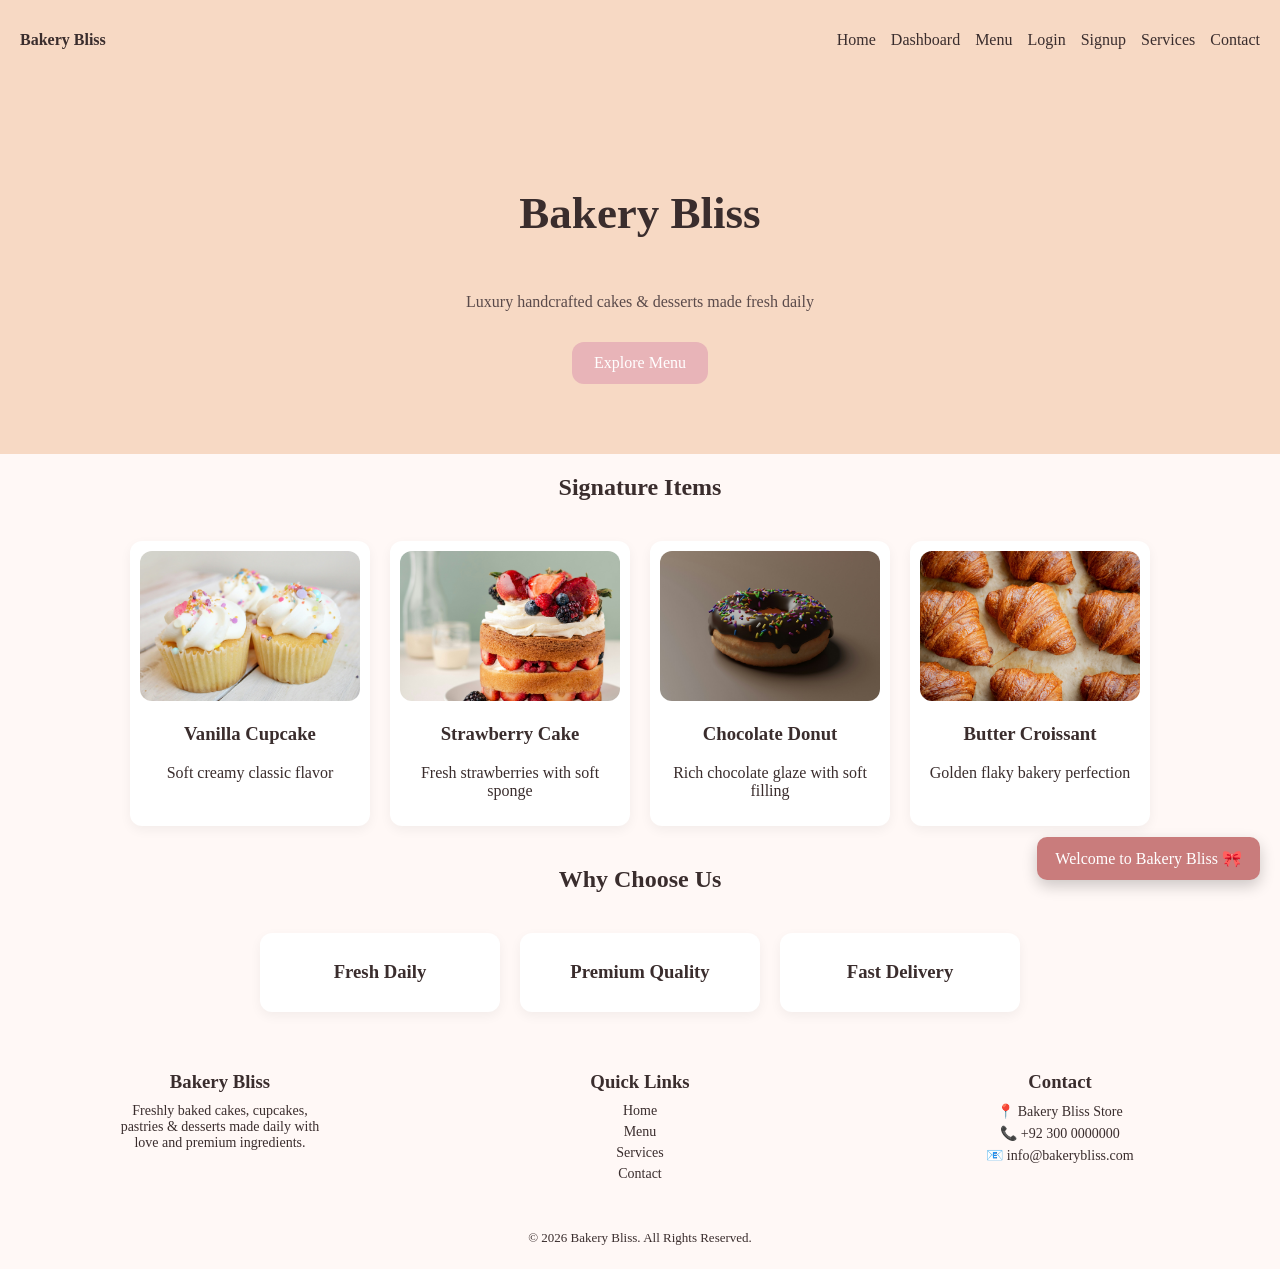
<file: index.html>
<!DOCTYPE html>
<html>
<head>
  <title>Bakery Bliss</title>
  <link rel="stylesheet" href="cssFile/globalStyles.css">
</head>

<body>

<!-- NAV -->
<nav>

  <a href="index.html">Bakery Bliss</a>

  <label for="menu" class="menu-icon">☰</label>
  <input type="checkbox" id="menu">

  <ul>
    <li><a href="index.html">Home</a></li>
    <li><a href="pages/dashboard.html">Dashboard</a></li>
    <li><a href="pages/menu.html">Menu</a></li>
    <li><a href="pages/login.html">Login</a></li>
    <li><a href="pages/signup.html">Signup</a></li>
    <li><a href="pages/services.html">Services</a></li>
    <li><a href="pages/contact.html">Contact</a></li>
  </ul>

</nav>

<!-- HERO -->
<section class="hero">
  <h1>Bakery Bliss</h1>
  <p>Luxury handcrafted cakes & desserts made fresh daily</p>

  <a href="pages/menu.html" class="hero-btn">Explore Menu</a>
</section>

<!-- SIGNATURE ITEMS -->
<h2>Signature Items</h2>

<div class="card-container">

  <div class="card">
    <img src="sources/vanillacupcake.jpg">
    <h3>Vanilla Cupcake</h3>
    <p>Soft creamy classic flavor</p>
  </div>

  <div class="card">
    <img src="sources/strawberrycake.jpg">
    <h3>Strawberry Cake</h3>
    <p>Fresh strawberries with soft sponge</p>
  </div>

  <div class="card">
    <img src="sources/chocolatedonut.jpg">
    <h3>Chocolate Donut</h3>
    <p>Rich chocolate glaze with soft filling</p>
  </div>

  <div class="card">
    <img src="sources/buttercrossiant.jpg">
    <h3>Butter Croissant</h3>
    <p>Golden flaky bakery perfection</p>
  </div>

</div>

<!-- WHY CHOOSE US -->
<h2>Why Choose Us</h2>

<div class="card-container">
  <div class="card"><h3>Fresh Daily</h3></div>
  <div class="card"><h3>Premium Quality</h3></div>
  <div class="card"><h3>Fast Delivery</h3></div>
</div>

<!-- FOOTER (FIXED) -->
<footer>

  <div class="footer-container">

    <div class="footer-box">
      <h3>Bakery Bliss</h3>
      <p>
        Freshly baked cakes, cupcakes, pastries & desserts made daily with love and premium ingredients.
      </p>
    </div>

    <div class="footer-box">
      <h3>Quick Links</h3>

      <p><a href="index.html">Home</a></p>
      <p><a href="pages/menu.html">Menu</a></p>
      <p><a href="pages/services.html">Services</a></p>
      <p><a href="pages/contact.html">Contact</a></p>
    </div>

    <div class="footer-box">
      <h3>Contact</h3>
      <p>📍 Bakery Bliss Store</p>
      <p>📞 +92 300 0000000</p>
      <p>📧 info@bakerybliss.com</p>
    </div>

  </div>

  <p class="footer-bottom">
    © 2026 Bakery Bliss. All Rights Reserved.
  </p>

</footer>

<!-- JS -->
<script src="jsFile/jsFunctions.js"></script>

</body>
</html>
</file>
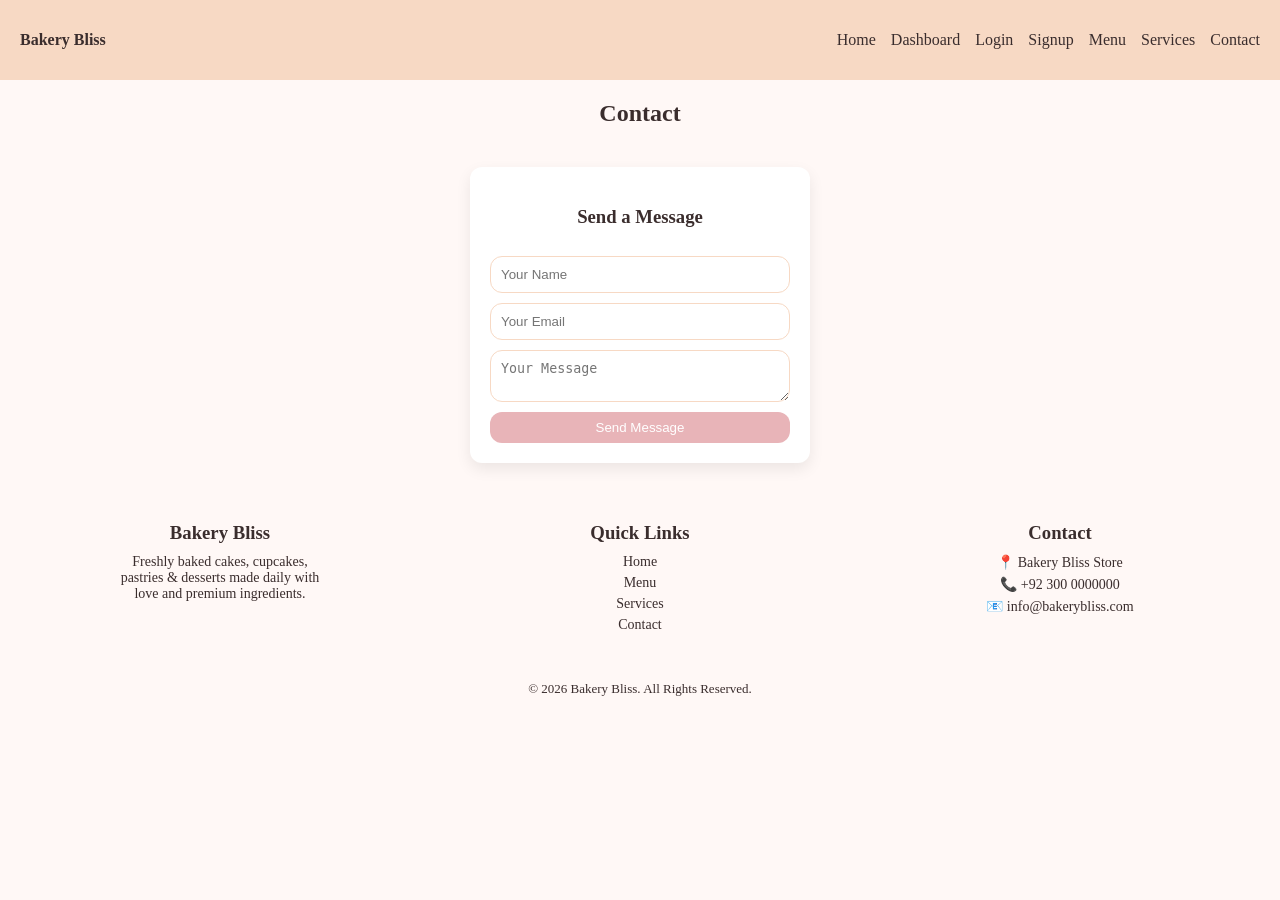
<file: pages/contact.html>
<!DOCTYPE html>
<html>
<head>
<title>Contact</title>
<link rel="stylesheet" href="../cssFile/globalStyles.css">
</head>

<body>

<!-- ================= UNIFORM NAVBAR ================= -->
<nav>

  <a href="../index.html">Bakery Bliss</a>

  <label for="menu" class="menu-icon">☰</label>
  <input type="checkbox" id="menu">

  <ul>
    <li><a href="../index.html">Home</a></li>
    <li><a href="dashboard.html">Dashboard</a></li>
    <li><a href="login.html">Login</a></li>
    <li><a href="signup.html">Signup</a></li>
    <li><a href="menu.html">Menu</a></li>
    <li><a href="services.html">Services</a></li>
    <li><a href="contact.html">Contact</a></li>
  </ul>

</nav>
<h2>Contact</h2>

<div class="form-container">
  <form>

<h3>Send a Message</h3>

<input type="text" id="contactName" placeholder="Your Name">
<input type="email" id="contactEmail" placeholder="Your Email">
<textarea id="contactMessage" placeholder="Your Message"></textarea>

<button type="button" onclick="submitForm()">Send Message</button>

</form>
</div>

<footer>

  <div class="footer-container">

    <div class="footer-box">
      <h3>Bakery Bliss</h3>
      <p>
        Freshly baked cakes, cupcakes, pastries & desserts made daily with love and premium ingredients.
      </p>
    </div>

    <div class="footer-box">
      <h3>Quick Links</h3>
      <p><a href="../index.html">Home</a></p>
      <p><a href="menu.html">Menu</a></p>
      <p><a href="services.html">Services</a></p>
      <p><a href="contact.html">Contact</a></p>
    </div>

    <div class="footer-box">
      <h3>Contact</h3>
      <p>📍 Bakery Bliss Store</p>
      <p>📞 +92 300 0000000</p>
      <p>📧 info@bakerybliss.com</p>
    </div>

  </div>

  <p class="footer-bottom">
    © 2026 Bakery Bliss. All Rights Reserved.
  </p>

</footer>
<script src="../jsFile/jsFunctions.js"></script>

</body>
</html>
</file>
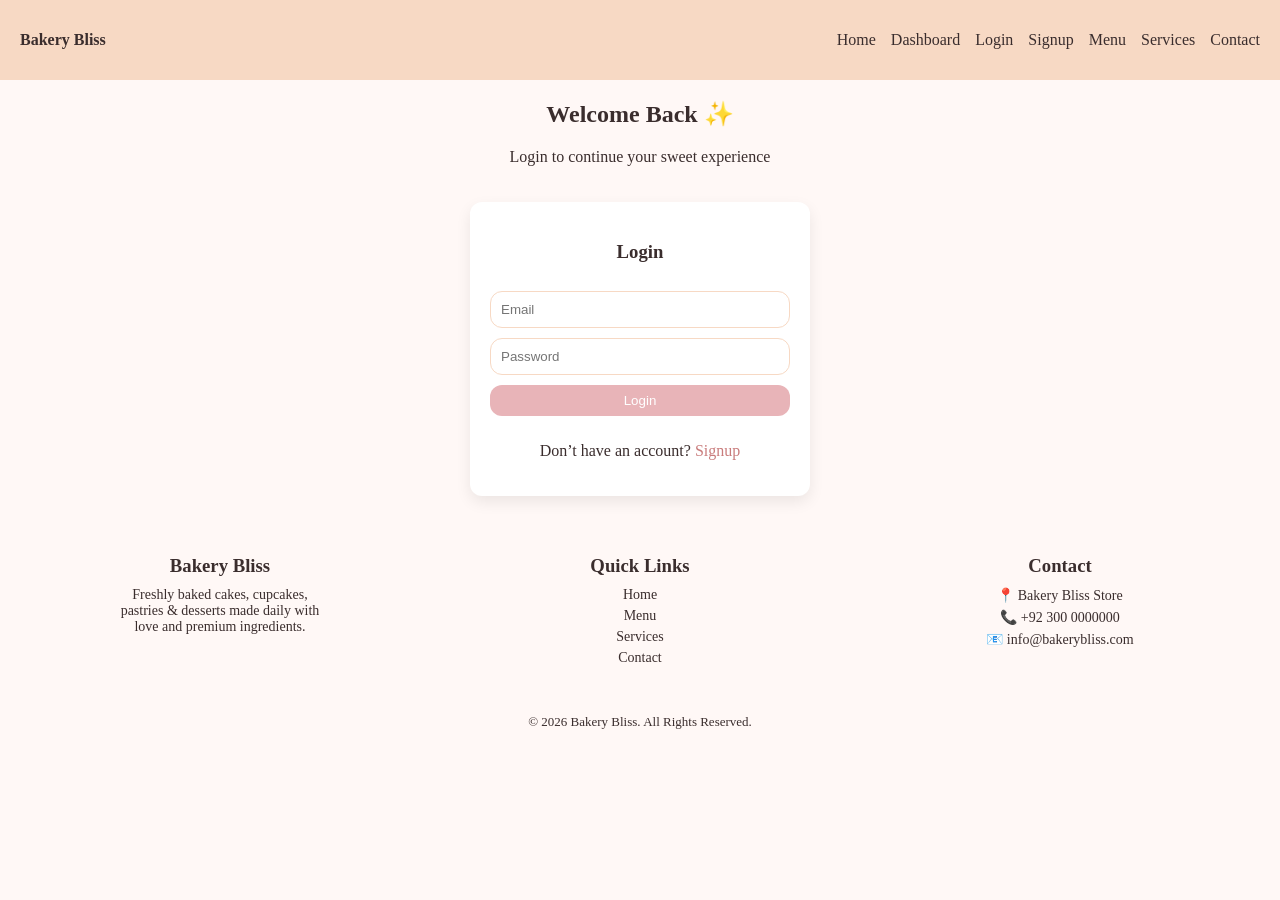
<file: pages/login.html>
<!DOCTYPE html>
<html>
<head>
<title>Login - Bakery Bliss</title>
<link rel="stylesheet" href="../cssFile/globalStyles.css">
</head>

<body>

<nav>

  <a href="../index.html">Bakery Bliss</a>

  <label for="menu" class="menu-icon">☰</label>
  <input type="checkbox" id="menu">

  <ul>
    <li><a href="../index.html">Home</a></li>
    <li><a href="dashboard.html">Dashboard</a></li>
    <li><a href="login.html">Login</a></li>
    <li><a href="signup.html">Signup</a></li>
    <li><a href="Menu.html">Menu</a></li>
    <li><a href="services.html">Services</a></li>
    <li><a href="contact.html">Contact</a></li>
  </ul>

</nav>

<h2>Welcome Back ✨</h2>
<p>Login to continue your sweet experience</p>

<div class="form-container">

<form>

<h3>Login</h3>

<input type="email" id="loginEmail" placeholder="Email">
<input type="password" id="loginPassword" placeholder="Password">

<button type="button" onclick="loginUser()">Login</button>

<p>
Don’t have an account?
<a href="signup.html">Signup</a>
</p>

</form>

</div>

<footer>

  <div class="footer-container">

    <div class="footer-box">
      <h3>Bakery Bliss</h3>
      <p>
        Freshly baked cakes, cupcakes, pastries & desserts made daily with love and premium ingredients.
      </p>
    </div>

    <div class="footer-box">
      <h3>Quick Links</h3>
      <p><a href="../index.html">Home</a></p>
      <p><a href="menu.html">Menu</a></p>
      <p><a href="services.html">Services</a></p>
      <p><a href="contact.html">Contact</a></p>
    </div>

    <div class="footer-box">
      <h3>Contact</h3>
      <p>📍 Bakery Bliss Store</p>
      <p>📞 +92 300 0000000</p>
      <p>📧 info@bakerybliss.com</p>
    </div>

  </div>

  <p class="footer-bottom">
    © 2026 Bakery Bliss. All Rights Reserved.
  </p>

</footer>

  
<script src="../jsFile/jsFunctions.js"></script>

</body>
</html>
</file>
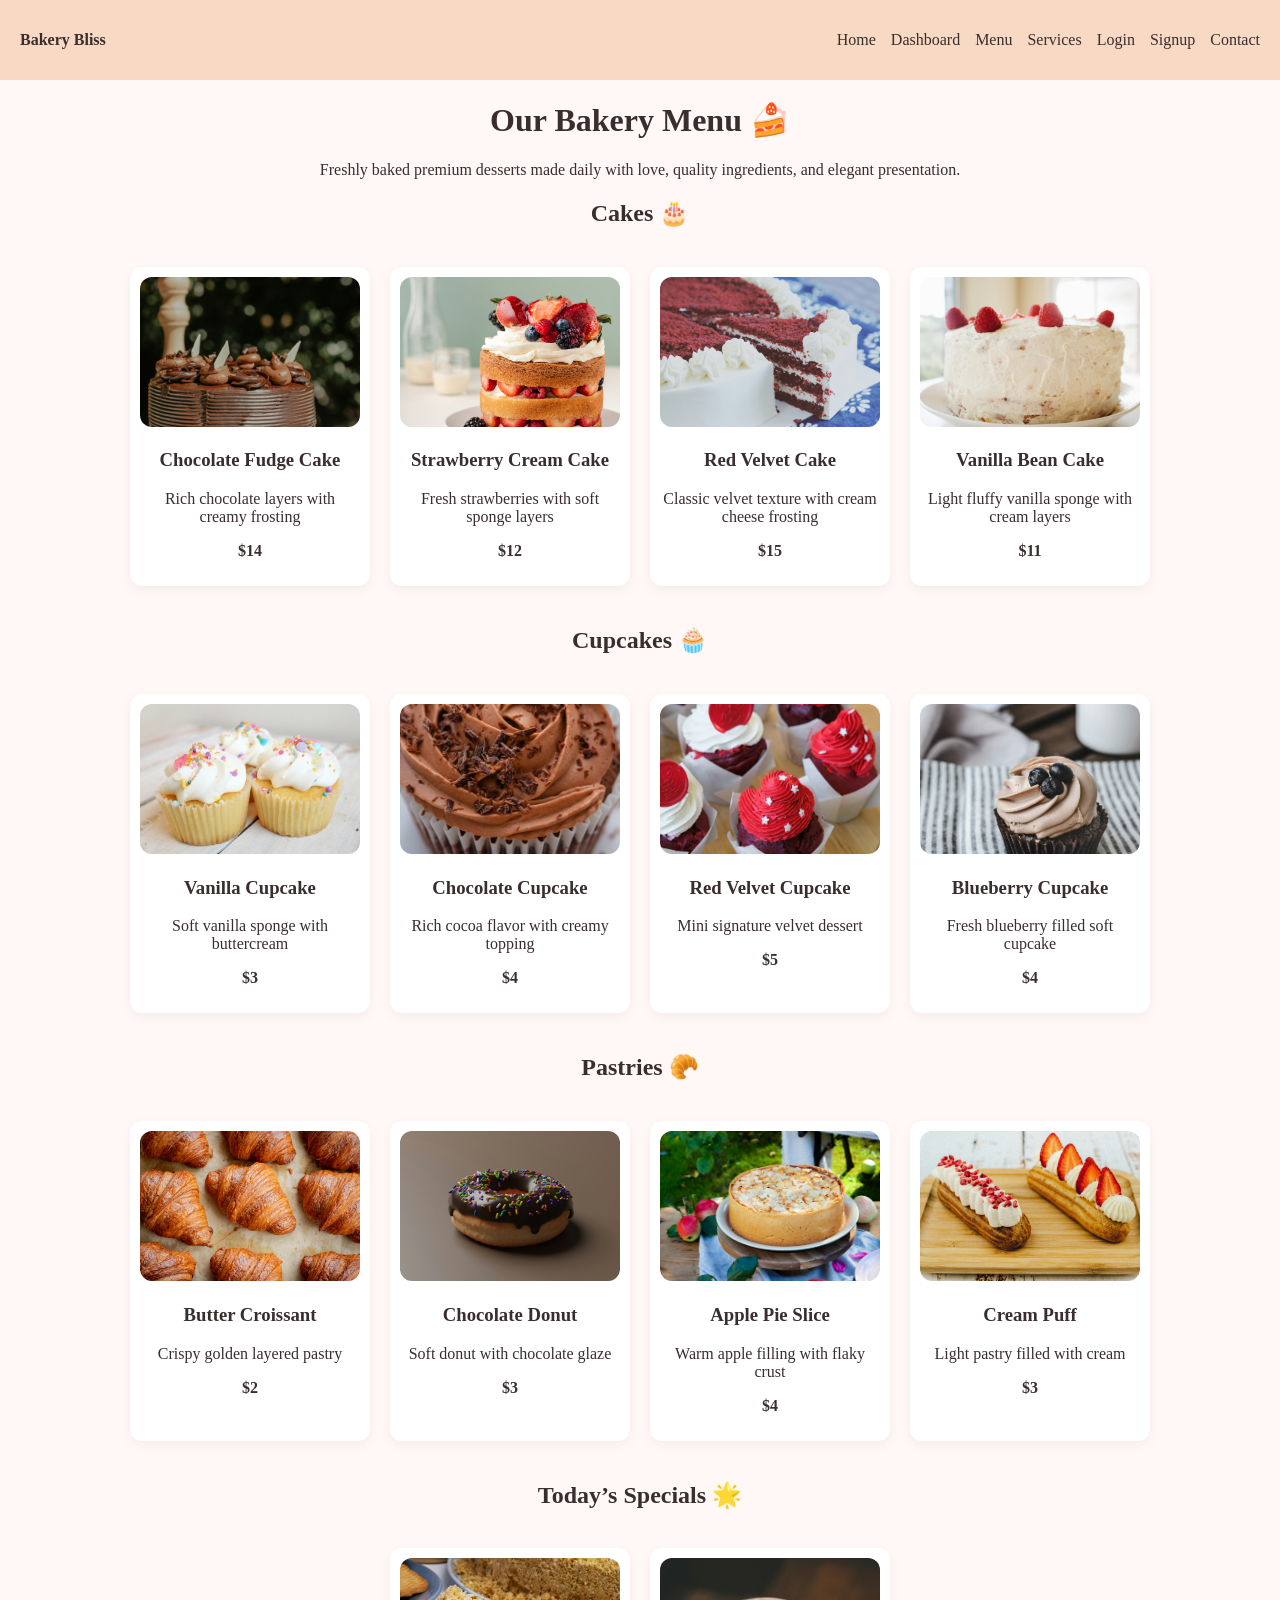
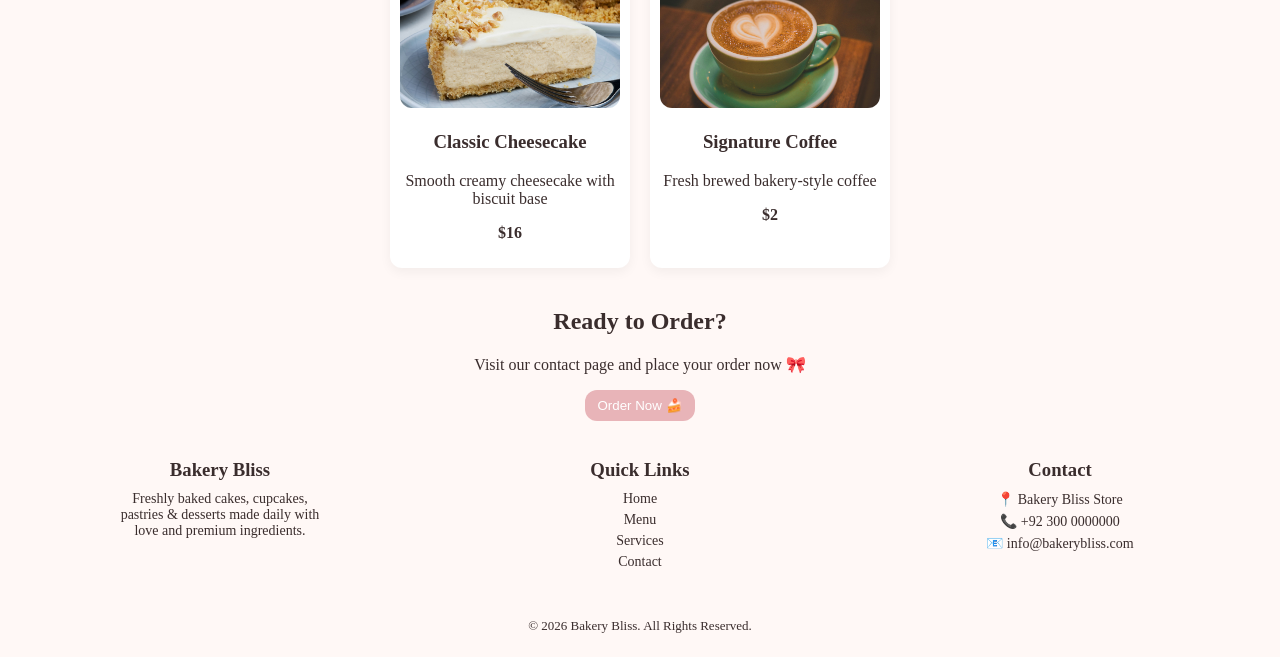
<file: pages/menu.html>
<!DOCTYPE html>
<html>
<head>
<title>Menu - Bakery Bliss</title>
<link rel="stylesheet" href="../cssFile/globalStyles.css">
</head>

<body>

<!-- ================= NAVBAR ================= -->
<nav>

  <a href="../index.html">Bakery Bliss</a>

  <label for="menu" class="menu-icon">☰</label>
  <input type="checkbox" id="menu">

  <ul>
    <li><a href="../index.html">Home</a></li>
    <li><a href="dashboard.html">Dashboard</a></li>
    <li><a href="menu.html">Menu</a></li>
    <li><a href="services.html">Services</a></li>
    <li><a href="login.html">Login</a></li>
    <li><a href="signup.html">Signup</a></li>
    <li><a href="contact.html">Contact</a></li>
  </ul>

</nav>

<!-- ================= HEADER ================= -->
<h1>Our Bakery Menu 🍰</h1>

<p>
Freshly baked premium desserts made daily with love, quality ingredients, and elegant presentation.
</p>

<!-- ================= CAKES ================= -->
<h2>Cakes 🎂</h2>

<div class="card-container">

  <div class="card">
    <img src="../sources/chocolatefudgecake.jpg">
    <h3>Chocolate Fudge Cake</h3>
    <p>Rich chocolate layers with creamy frosting</p>
    <p><b>$14</b></p>
  </div>

  <div class="card">
    <img src="../sources/strawberrycake.jpg">
    <h3>Strawberry Cream Cake</h3>
    <p>Fresh strawberries with soft sponge layers</p>
    <p><b>$12</b></p>
  </div>

  <div class="card">
    <img src="../sources/redvelvetcake.jpg">
    <h3>Red Velvet Cake</h3>
    <p>Classic velvet texture with cream cheese frosting</p>
    <p><b>$15</b></p>
  </div>

  <div class="card">
    <img src="../sources/vanilla bean cake.jpg">
    <h3>Vanilla Bean Cake</h3>
    <p>Light fluffy vanilla sponge with cream layers</p>
    <p><b>$11</b></p>
  </div>

</div>

<!-- ================= CUPCAKES ================= -->
<h2>Cupcakes 🧁</h2>

<div class="card-container">

  <div class="card">
    <img src="../sources/vanillacupcake.jpg">
    <h3>Vanilla Cupcake</h3>
    <p>Soft vanilla sponge with buttercream</p>
    <p><b>$3</b></p>
  </div>

  <div class="card">
    <img src="../sources/chocolatecupcake.jpg">
    <h3>Chocolate Cupcake</h3>
    <p>Rich cocoa flavor with creamy topping</p>
    <p><b>$4</b></p>
  </div>

  <div class="card">
    <img src="../sources/redvelvetcupcake.jpg">
    <h3>Red Velvet Cupcake</h3>
    <p>Mini signature velvet dessert</p>
    <p><b>$5</b></p>
  </div>

  <div class="card">
    <img src="../sources/blueberrycupcake.jpg">
    <h3>Blueberry Cupcake</h3>
    <p>Fresh blueberry filled soft cupcake</p>
    <p><b>$4</b></p>
  </div>

</div>

<!-- ================= PASTRIES ================= -->
<h2>Pastries 🥐</h2>

<div class="card-container">

  <div class="card">
    <img src="../sources/buttercrossiant.jpg">
    <h3>Butter Croissant</h3>
    <p>Crispy golden layered pastry</p>
    <p><b>$2</b></p>
  </div>

  <div class="card">
    <img src="../sources/chocolatedonut.jpg">
    <h3>Chocolate Donut</h3>
    <p>Soft donut with chocolate glaze</p>
    <p><b>$3</b></p>
  </div>

  <div class="card">
    <img src="../sources/applepieslice.jpg">
    <h3>Apple Pie Slice</h3>
    <p>Warm apple filling with flaky crust</p>
    <p><b>$4</b></p>
  </div>

  <div class="card">
    <img src="../sources/creampuff.jpg">
    <h3>Cream Puff</h3>
    <p>Light pastry filled with cream</p>
    <p><b>$3</b></p>
  </div>

</div>

<!-- ================= SPECIAL SECTION ================= -->
<h2>Today’s Specials 🌟</h2>

<div class="card-container">

  <div class="card">
    <img src="../sources/cheesecake.jpg">
    <h3>Classic Cheesecake</h3>
    <p>Smooth creamy cheesecake with biscuit base</p>
    <p><b>$16</b></p>
  </div>

  <div class="card">
    <img src="../sources/coffee.jpg">
    <h3>Signature Coffee</h3>
    <p>Fresh brewed bakery-style coffee</p>
    <p><b>$2</b></p>
  </div>

</div>

<!-- ================= CTA ================= -->
<h2>Ready to Order?</h2>

<p>
Visit our contact page and place your order now 🎀
</p>

<div style="text-align:center;">
  <a href="contact.html">
    <button type="button">Order Now 🍰</button>
  </a>
</div>

<footer>

  <div class="footer-container">

    <div class="footer-box">
      <h3>Bakery Bliss</h3>
      <p>
        Freshly baked cakes, cupcakes, pastries & desserts made daily with love and premium ingredients.
      </p>
    </div>

    <div class="footer-box">
      <h3>Quick Links</h3>
      <p><a href="../index.html">Home</a></p>
      <p><a href="menu.html">Menu</a></p>
      <p><a href="services.html">Services</a></p>
      <p><a href="contact.html">Contact</a></p>
    </div>

    <div class="footer-box">
      <h3>Contact</h3>
      <p>📍 Bakery Bliss Store</p>
      <p>📞 +92 300 0000000</p>
      <p>📧 info@bakerybliss.com</p>
    </div>

  </div>

  <p class="footer-bottom">
    © 2026 Bakery Bliss. All Rights Reserved.
  </p>

</footer>

</body>
</html>
</file>
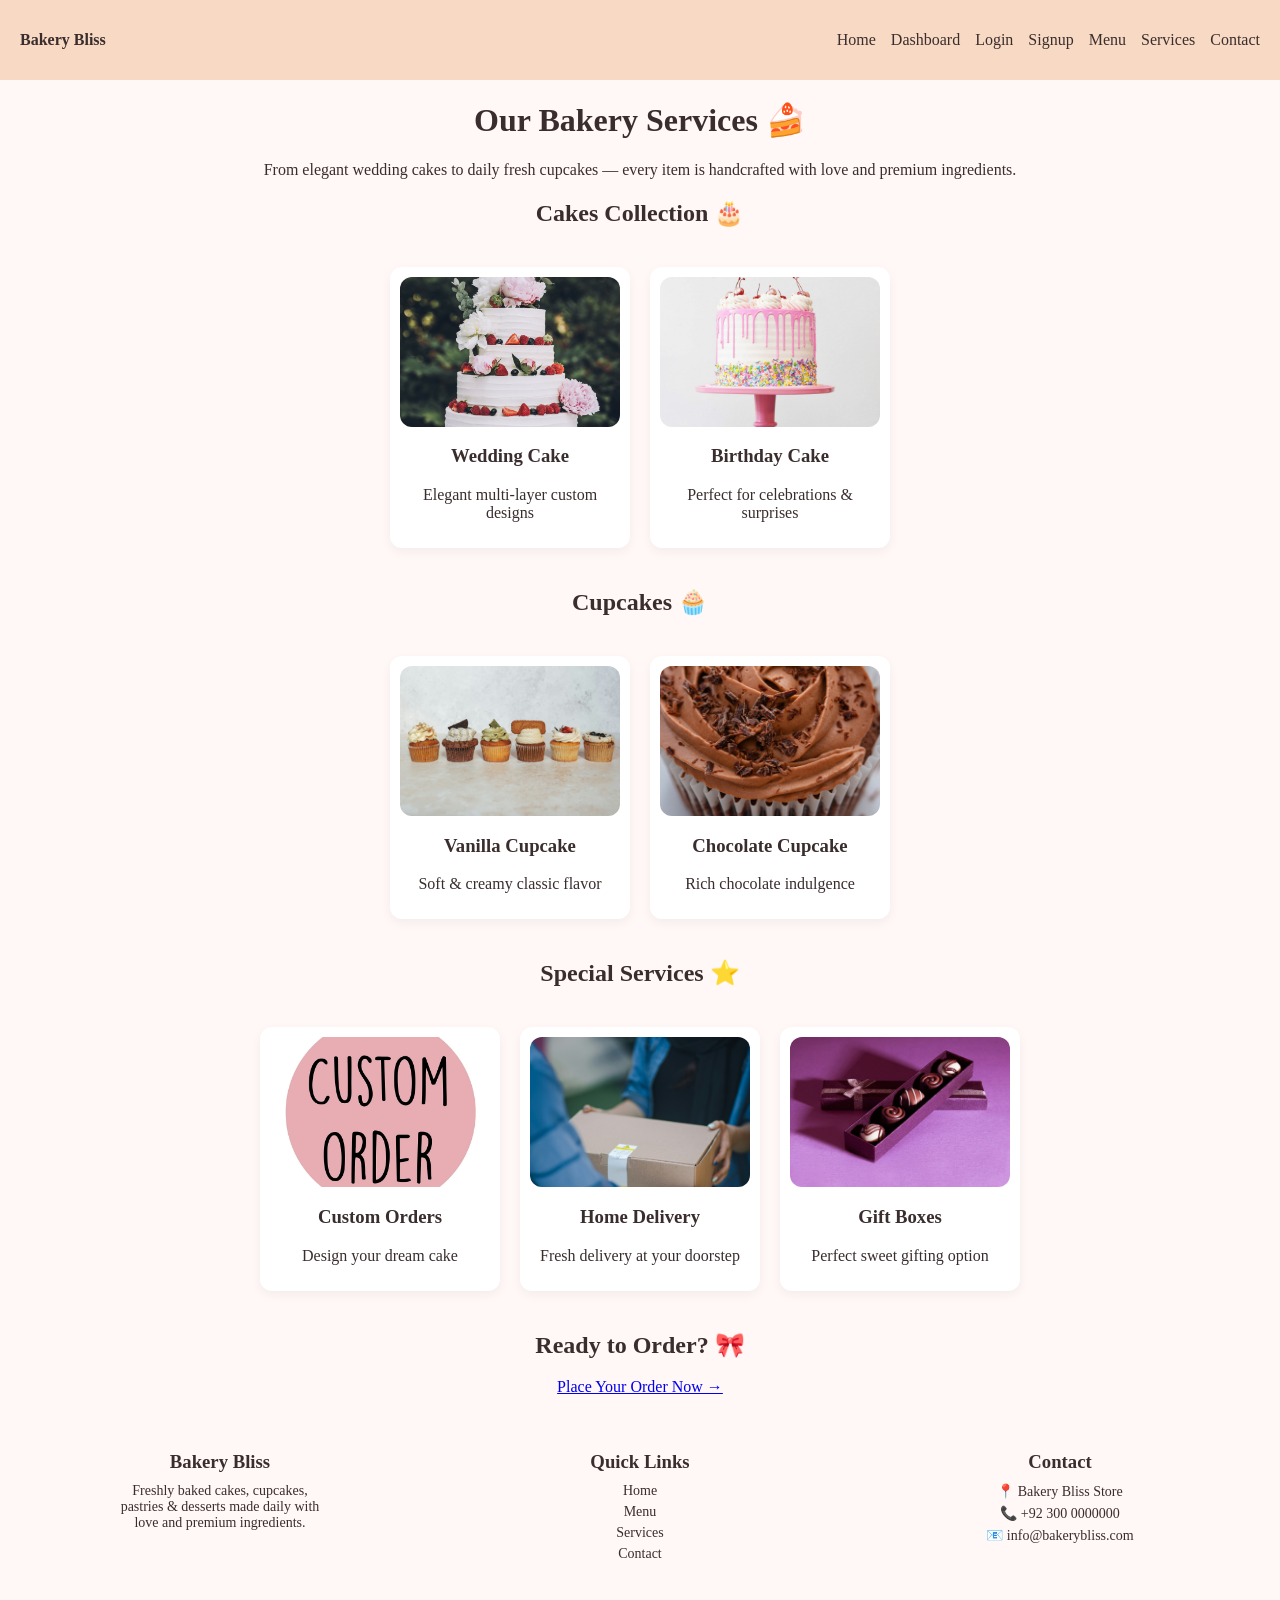
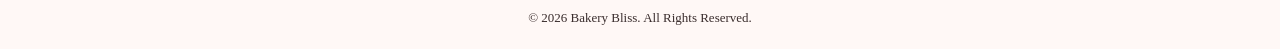
<file: pages/services.html>
<html>
<head>
    <title>Services - Bakery Bliss</title>
    <link rel="stylesheet" href="../cssFile/globalStyles.css">
</head>

<body>

<!-- ================= NAVBAR ================= -->
<nav>

  <a href="../index.html">Bakery Bliss</a>

  <label for="menu" class="menu-icon">☰</label>
  <input type="checkbox" id="menu">

  <ul>
    <li><a href="../index.html">Home</a></li>
    <li><a href="dashboard.html">Dashboard</a></li>
    <li><a href="login.html">Login</a></li>
    <li><a href="signup.html">Signup</a></li>
    <li><a href="menu.html">Menu</a></li>
    <li><a href="services.html">Services</a></li>
    <li><a href="contact.html">Contact</a></li>
  </ul>

</nav>

<!-- ================= HERO INTRO ================= -->
<h1>Our Bakery Services 🍰</h1>

<p>
From elegant wedding cakes to daily fresh cupcakes — every item is handcrafted with love and premium ingredients.
</p>

<!-- ================= CAKES SECTION ================= -->
<h2>Cakes Collection 🎂</h2>

<div class="card-container">

<div class="card">
<img src="../sources/weddingcake.jpg">
<h3>Wedding Cake</h3>
<p>Elegant multi-layer custom designs</p>
</div>

<div class="card">
<img src="../sources/birthdaycake.jpg">
<h3>Birthday Cake</h3>
<p>Perfect for celebrations & surprises</p>
</div>

</div>

<!-- ================= CUPCAKES ================= -->
<h2>Cupcakes 🧁</h2>

<div class="card-container">

<div class="card">
<img src="../sources/cupcakeset.jpg">
<h3>Vanilla Cupcake</h3>
<p>Soft & creamy classic flavor</p>
</div>

<div class="card">
<img src="../sources/chocolatecupcake.jpg">
<h3>Chocolate Cupcake</h3>
<p>Rich chocolate indulgence</p>
</div>

</div>

<!-- ================= SPECIAL SERVICES ================= -->
<h2>Special Services ⭐</h2>

<div class="card-container">

<div class="card">
<img src="../sources/customorder.webp">
<h3>Custom Orders</h3>
<p>Design your dream cake</p>
</div>

<div class="card">
<img src="../sources/homedelivery.jpg">
<h3>Home Delivery</h3>
<p>Fresh delivery at your doorstep</p>
</div>

<div class="card">
<img src="../sources/dessertsgiftbox.jpg">
<h3>Gift Boxes</h3>
<p>Perfect sweet gifting option</p>
</div>

</div>

<!-- ================= CALL TO ACTION ================= -->
<h2>Ready to Order? 🎀</h2>

<p>
<a href="contact.html">Place Your Order Now →</a>
</p>
<footer>

  <div class="footer-container">

    <div class="footer-box">
      <h3>Bakery Bliss</h3>
      <p>
        Freshly baked cakes, cupcakes, pastries & desserts made daily with love and premium ingredients.
      </p>
    </div>

    <div class="footer-box">
      <h3>Quick Links</h3>
      <p><a href="../index.html">Home</a></p>
      <p><a href="menu.html">Menu</a></p>
      <p><a href="services.html">Services</a></p>
      <p><a href="contact.html">Contact</a></p>
    </div>

    <div class="footer-box">
      <h3>Contact</h3>
      <p>📍 Bakery Bliss Store</p>
      <p>📞 +92 300 0000000</p>
      <p>📧 info@bakerybliss.com</p>
    </div>

  </div>

  <p class="footer-bottom">
    © 2026 Bakery Bliss. All Rights Reserved.
  </p>

</footer>

<script src="../jsFile/jsFunctions.js"></script>


</body>
</html>
</file>
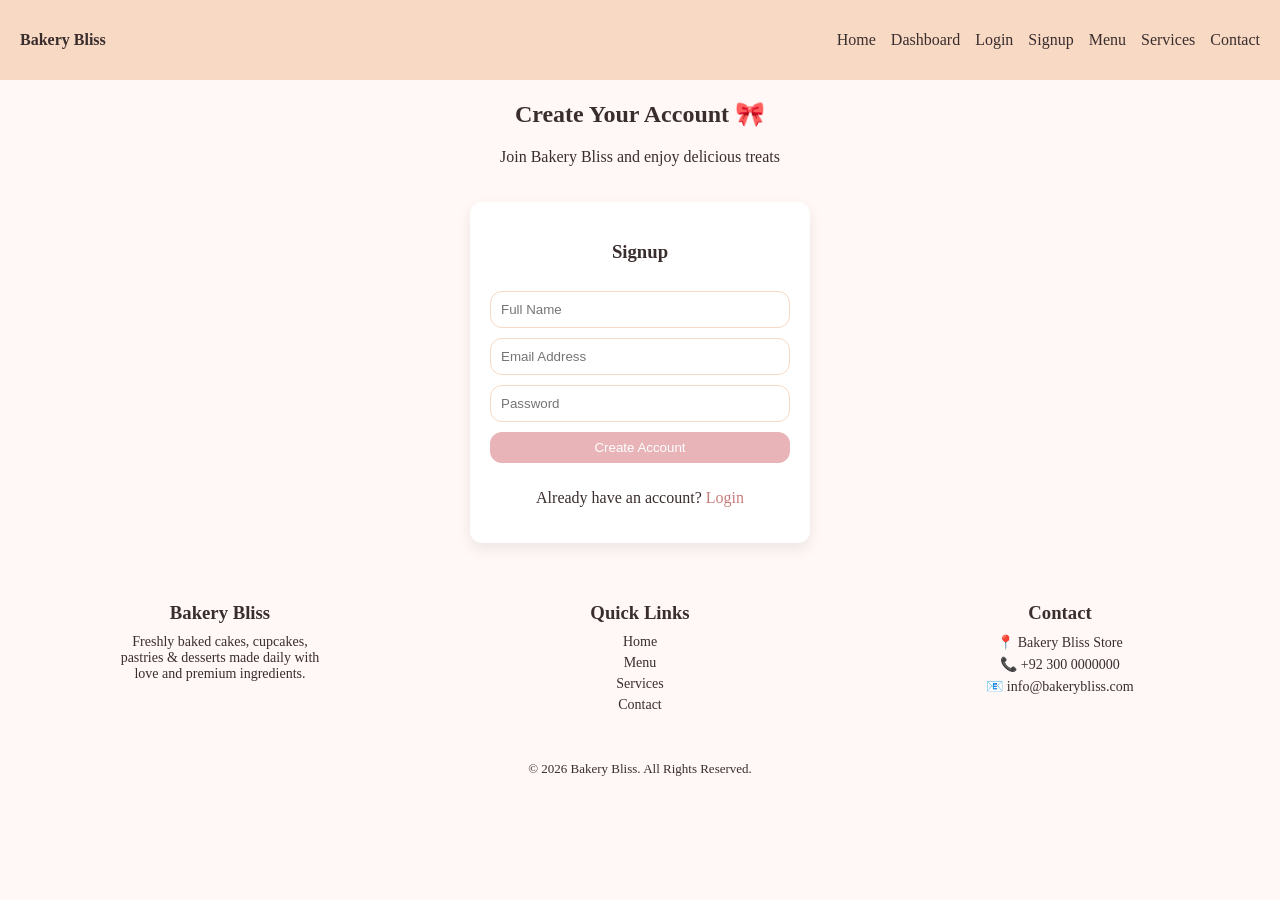
<file: pages/signup.html>
<!DOCTYPE html>
<html>
<head>
<title>Signup - Bakery Bliss</title>
<link rel="stylesheet" href="../cssFile/globalStyles.css">
</head>

<body>

<nav>

  <a href="../index.html">Bakery Bliss</a>

  <label for="menu" class="menu-icon">☰</label>
  <input type="checkbox" id="menu">

  <ul>

    <li><a href="../index.html">Home</a></li>
    <li><a href="dashboard.html">Dashboard</a></li>
    <li><a href="login.html">Login</a></li>
    <li><a href="signup.html">Signup</a></li>
    <li><a href="menu.html">Menu</a></li>
    <li><a href="services.html">Services</a></li>
    <li><a href="contact.html">Contact</a></li>
  </ul>

</nav>

<h2>Create Your Account 🎀</h2>
<p>Join Bakery Bliss and enjoy delicious treats</p>

<div class="form-container">
<form>

<h3>Signup</h3>

<input type="text" id="signupName" placeholder="Full Name">
<input type="email" id="signupEmail" placeholder="Email Address">
<input type="password" id="signupPassword" placeholder="Password">

<button type="button" onclick="signupUser()">Create Account</button>

<p>
Already have an account?
<a href="login.html">Login</a>
</p>

</form>

</div>

<footer>
<div class="footer-container">

    <div class="footer-box">
      <h3>Bakery Bliss</h3>
      <p>
        Freshly baked cakes, cupcakes, pastries & desserts made daily with love and premium ingredients.
      </p>
    </div>

    <div class="footer-box">
      <h3>Quick Links</h3>
      <p><a href="../index.html">Home</a></p>
      <p><a href="menu.html">Menu</a></p>
      <p><a href="services.html">Services</a></p>
      <p><a href="contact.html">Contact</a></p>
    </div>

    <div class="footer-box">
      <h3>Contact</h3>
      <p>📍 Bakery Bliss Store</p>
      <p>📞 +92 300 0000000</p>
      <p>📧 info@bakerybliss.com</p>
    </div>

  </div>

  <p class="footer-bottom">
    © 2026 Bakery Bliss. All Rights Reserved.
  </p>
  
</footer>

<script src="../jsFile/jsFunctions.js"></script>
</body>
</html>
</file>
<file: cssFile/globalStyles.css>
/* =========================================================
   DESIGN SYSTEM (STRICT)
========================================================= */
:root {

  --brand-primary-color: #e8b4b8;
  --brand-secondary-color: #f7d9c4;
  --brand-third-color: #ffffff;
  --brand-accent-color: #c97c7c;

  --bg-main: #fff8f6;
  --bg-card: #ffffff;

  --text-primary-color: #3a2d2d;
  --text-secondary-color: #5a4a4a;

  --border-primary-color: #f7d9c4;

  --radius-md: 12px;
  --transition: 0.3s ease;
}

/* =========================================================
   BASE
========================================================= */
body {
  margin: 0;
  font-family: Georgia, serif;
  background: var(--bg-main);
  color: var(--text-primary-color);
}

/* =========================================================
   TYPOGRAPHY
========================================================= */
h1, h2, h3, p {
  text-align: center;
  color: var(--text-primary-color);
}

/* =========================================================
   NAVBAR (FLEX ONLY)
========================================================= */
nav {
  display: flex;
  justify-content: space-between;
  align-items: center;
  padding: 15px 20px;
  background: var(--brand-secondary-color);
  position: sticky;
  top: 0;
}

nav > a {
  text-decoration: none;
  font-weight: bold;
  color: var(--text-primary-color);
}

/* MENU */
nav ul {
  display: flex;
  list-style: none;
  gap: 15px;
}

nav a {
  text-decoration: none;
  color: var(--text-primary-color);
}

/* HAMBURGER */
#menu {
  display: none;
}

.menu-icon {
  display: none;
  font-size: 24px;
}

/* MOBILE */
@media(max-width:768px){
  .menu-icon{display:block;}

  nav ul{
    display:none;
    flex-direction:column;
    position:absolute;
    right:0;
    top:60px;
    background:white;
    width:180px;
    padding:10px;
  }

  #menu:checked ~ ul{
    display:flex;
  }
}

/* =========================================================
   CARDS (MAGNOLIA STYLE)
========================================================= */
.card-container {
  display: flex;
  flex-wrap: wrap;
  justify-content: center;
  gap: 20px;
  padding: 20px;
}

.card {
  width: 220px;
  background: var(--bg-card);
  border-radius: var(--radius-md);
  text-align: center;
  padding: 10px;
  box-shadow: 0 4px 12px rgba(0,0,0,0.05);
}

.card img {
  width: 100%;
  height: 150px;
  object-fit: cover;
  border-radius: var(--radius-md);
}

/* =========================================================
   FORM
========================================================= */
.form-container {
  display: flex;
  justify-content: center;
  padding: 20px;
}

form {
  display: flex;
  flex-direction: column;
  gap: 10px;
  width: 300px;
  background: white;
  padding: 20px;
  border-radius: var(--radius-md);
}
/* =========================================================
   FORM ENHANCEMENT (DO NOT REMOVE OLD CODE)
========================================================= */

/* Improve spacing + shadow */
form {
  box-shadow: 0 6px 15px rgba(0,0,0,0.08);
}

/* Inputs styling */
input, textarea {
  padding: 10px;
  border: 1px solid var(--border-primary-color);
  border-radius: var(--radius-md);
  outline: none;
  transition: var(--transition);
}

/* Focus effect */
input:focus, textarea:focus {
  border-color: var(--brand-accent-color);
  box-shadow: 0 0 5px var(--brand-accent-color);
}

/* Button styling */
button {
  padding: 10px;
  border: none;
  border-radius: var(--radius-md);

  background: var(--brand-primary-color);
  color: white;

  cursor: pointer;
  transition: var(--transition);
}

/* Button hover */
button:hover {
  background: var(--brand-accent-color);
}

/* Link styling inside form */
form a {
  color: var(--brand-accent-color);
  text-decoration: none;
}

form a:hover {
  text-decoration: underline;
}
/* =========================================================
   TABLE
========================================================= */
.table-container {
  width: 100%;
  overflow-x: auto;
}

table {
  width: 100%;
  border-collapse: collapse;
  background: white;
}

th {
  background: var(--brand-primary-color);
  padding: 10px;
}

td {
  text-align: center;
  padding: 10px;
}

tr:nth-child(even){
  background:#fff3ea;
}

tr:hover{
  background: var(--brand-secondary-color);
}

.footer-container {
  display: flex;
  justify-content: space-around;
  flex-wrap: wrap;
  gap: 20px;
  padding: 20px;
}

.footer-box {
  width: 200px;
}

.footer-box h3 {
  margin-bottom: 10px;
}

.footer-box p {
  font-size: 14px;
  margin: 5px 0;
}

.footer-box a {
  text-decoration: none;
  color: var(--text-primary-color);
}

.footer-box a:hover {
  color: var(--brand-accent-color);
}

.footer-bottom {
  text-align: center;
  padding: 10px;
  font-size: 13px;
}
#toast {
  position: fixed;
  bottom: 20px;
  right: 20px;
  z-index: 9999;
}

.toast {
  background: var(--brand-primary-color);
  color: white;
  padding: 12px 18px;
  margin-top: 10px;
  border-radius: var(--radius-md);
  box-shadow: 0 6px 15px rgba(0,0,0,0.2);
  font-family: Georgia, serif;
  animation: slide 0.3s ease;
}

@keyframes slide {
  from { transform: translateX(100px); opacity: 0; }
  to { transform: translateX(0); opacity: 1; }
}
/* ================= HERO ================= */
.hero {
    display: flex;
    flex-direction: column;
    align-items: center;
    justify-content: center;

    padding: 70px 20px;
    text-align: center;

    background: var(--brand-secondary-color);
}

.hero h1 {
    font-size: 45px;
}

.hero p {
    max-width: 600px;
    color: var(--text-secondary-color);
}

.hero-btn {
    margin-top: 15px;
    padding: 12px 22px;
    background: var(--brand-primary-color);
    color: white;
    text-decoration: none;
    border-radius: var(--radius-md);
}

/* ================= TOAST ================= */
.toast {
    position: fixed;
    bottom: 20px;
    right: 20px;

    background: var(--brand-accent-color);
    color: white;

    padding: 12px 18px;
    border-radius: 10px;

    z-index: 9999;
}

/* ================= BUTTONS ================= */
button {
    padding: 8px 12px;
    border: none;
    border-radius: var(--radius-md);
    background: var(--brand-primary-color);
    color: white;
    cursor: pointer;
}

/* =========================================================
   DASHBOARD STYLES
========================================================= */

/* Hero banner */
.dash-hero {
  display: flex;
  align-items: center;
  justify-content: space-between;
  gap: 30px;
  padding: 50px 60px;
  background: var(--brand-secondary-color);
  flex-wrap: wrap;
}

.dash-hero h1 {
  font-size: 42px;
  text-align: left;
  margin-bottom: 12px;
}

.dash-hero p {
  text-align: left;
  color: var(--text-secondary-color);
  max-width: 520px;
  line-height: 1.7;
  margin: 6px 0;
}

.dash-hero img {
  width: 340px;
  height: 260px;
  object-fit: cover;
  border-radius: var(--radius-md);
  box-shadow: 0 8px 24px rgba(0,0,0,0.12);
  flex-shrink: 0;
}

.dash-hero-text {
  flex: 1;
  min-width: 260px;
}

/* Section wrapper */
.dash-section {
  padding: 40px 20px 20px;
}

.dash-section h2 {
  font-size: 28px;
  margin-bottom: 6px;
}

.dash-section > p {
  color: var(--text-secondary-color);
  max-width: 700px;
  margin: 0 auto 20px;
  line-height: 1.6;
}

/* Stat number display */
.dash-section .card h2 {
  font-size: 36px;
  color: var(--brand-accent-color);
  margin-bottom: 4px;
}

.dash-section .card h3 {
  font-size: 15px;
  font-weight: bold;
  margin-bottom: 8px;
}

.dash-section .card p {
  font-size: 13px;
  color: var(--text-secondary-color);
  line-height: 1.5;
  margin: 0 0 10px;
}

/* Action card icons — same style as featured product images */
#stock-actions .card img {
  width: 100%;
  height: 150px;
  object-fit: cover;
  border-radius: var(--radius-md);
  display: block;
  padding: 0;
  background: none;
  box-sizing: border-box;
}

/* Chart card */
.dash-chart-card {
  width: 100%;
  max-width: 860px;
  padding: 24px;
  box-sizing: border-box;
}

.dash-chart-card canvas {
  width: 100%;
  max-height: 340px;
}

/* Table status colours */
tr[data-status="Low Stock"] td {
  background: #fff3e0;
}

tr[data-status="Out of Stock"] td {
  background: #fdecea;
  color: #c0392b;
}

tr[data-status="In Stock"] td:nth-child(5) {
  color: #2e7d32;
  font-weight: bold;
}

/* Responsive */
@media (max-width: 768px) {
  .dash-hero {
    flex-direction: column;
    padding: 30px 20px;
  }

  .dash-hero h1 {
    text-align: center;
    font-size: 28px;
  }

  .dash-hero p {
    text-align: center;
  }

  .dash-hero img {
    width: 100%;
    height: 200px;
  }

  .dash-chart-card {
    width: 90%;
  }
}
</file>
